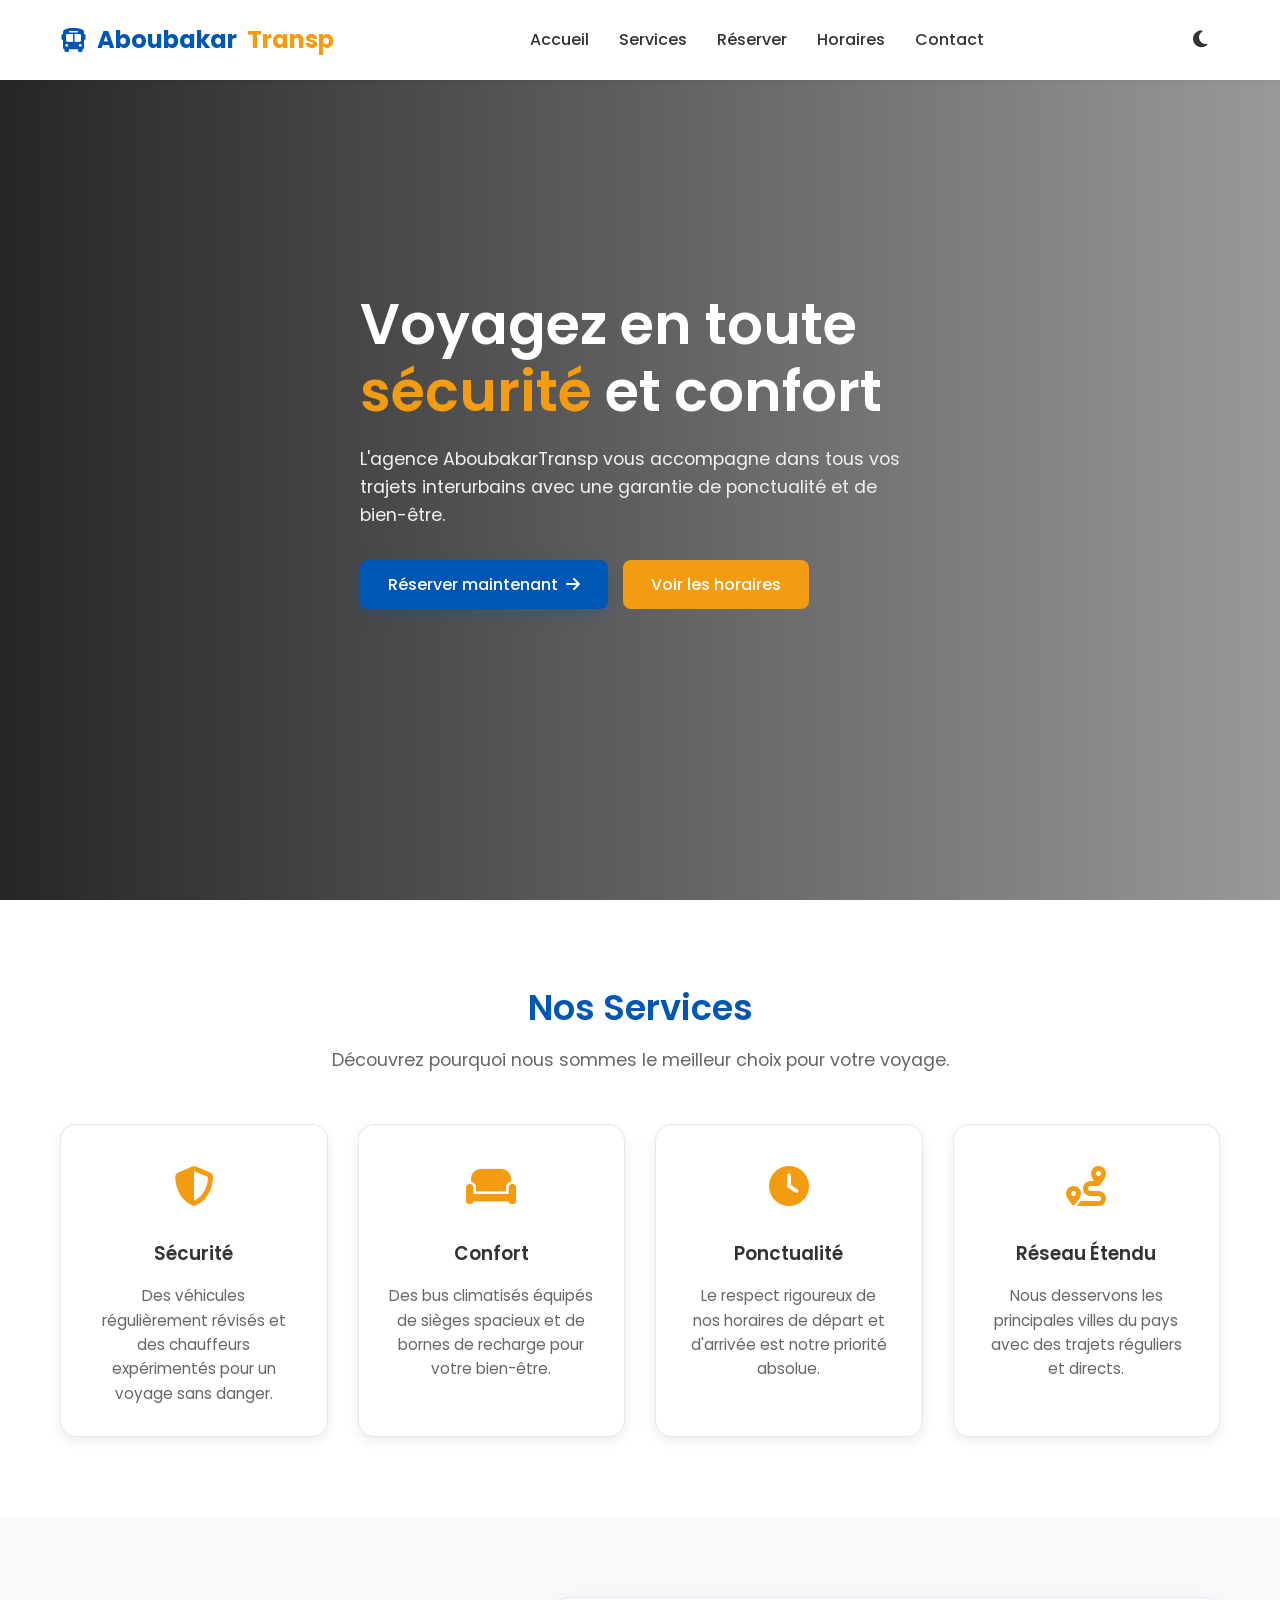
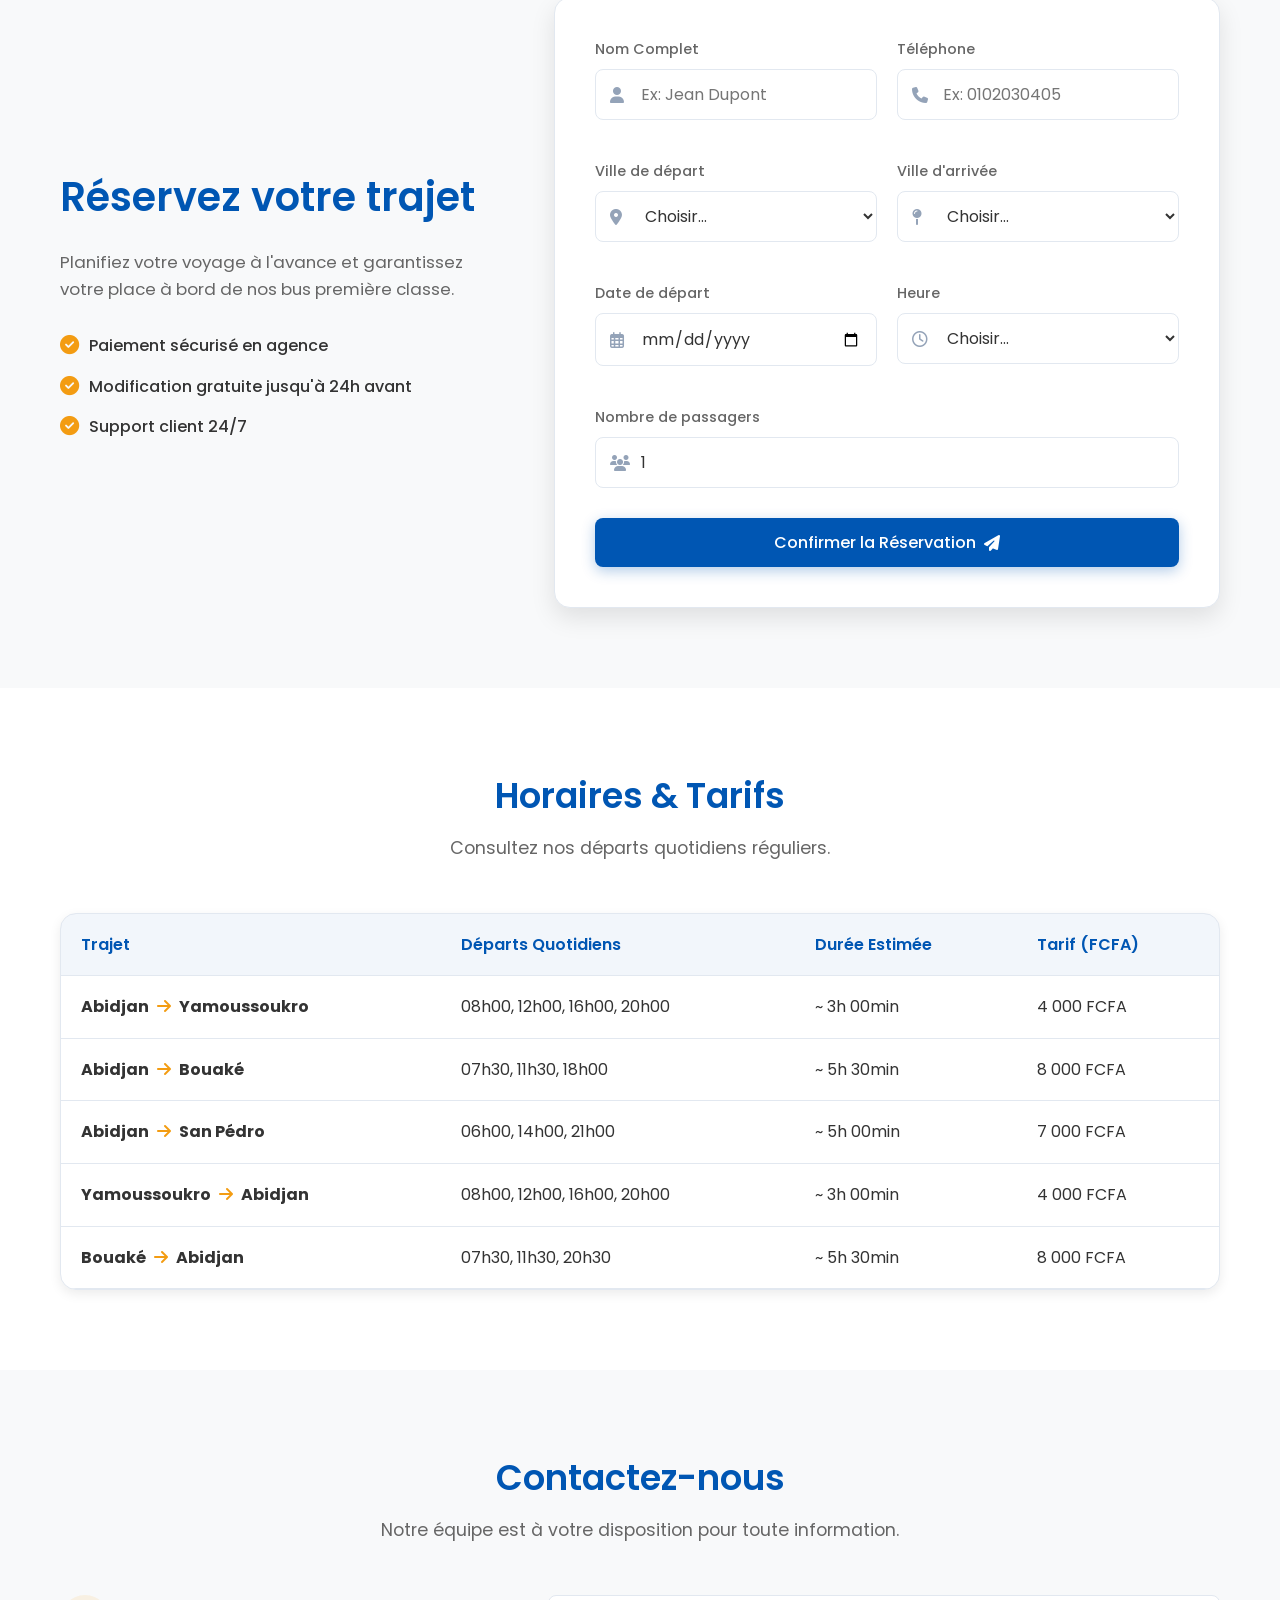
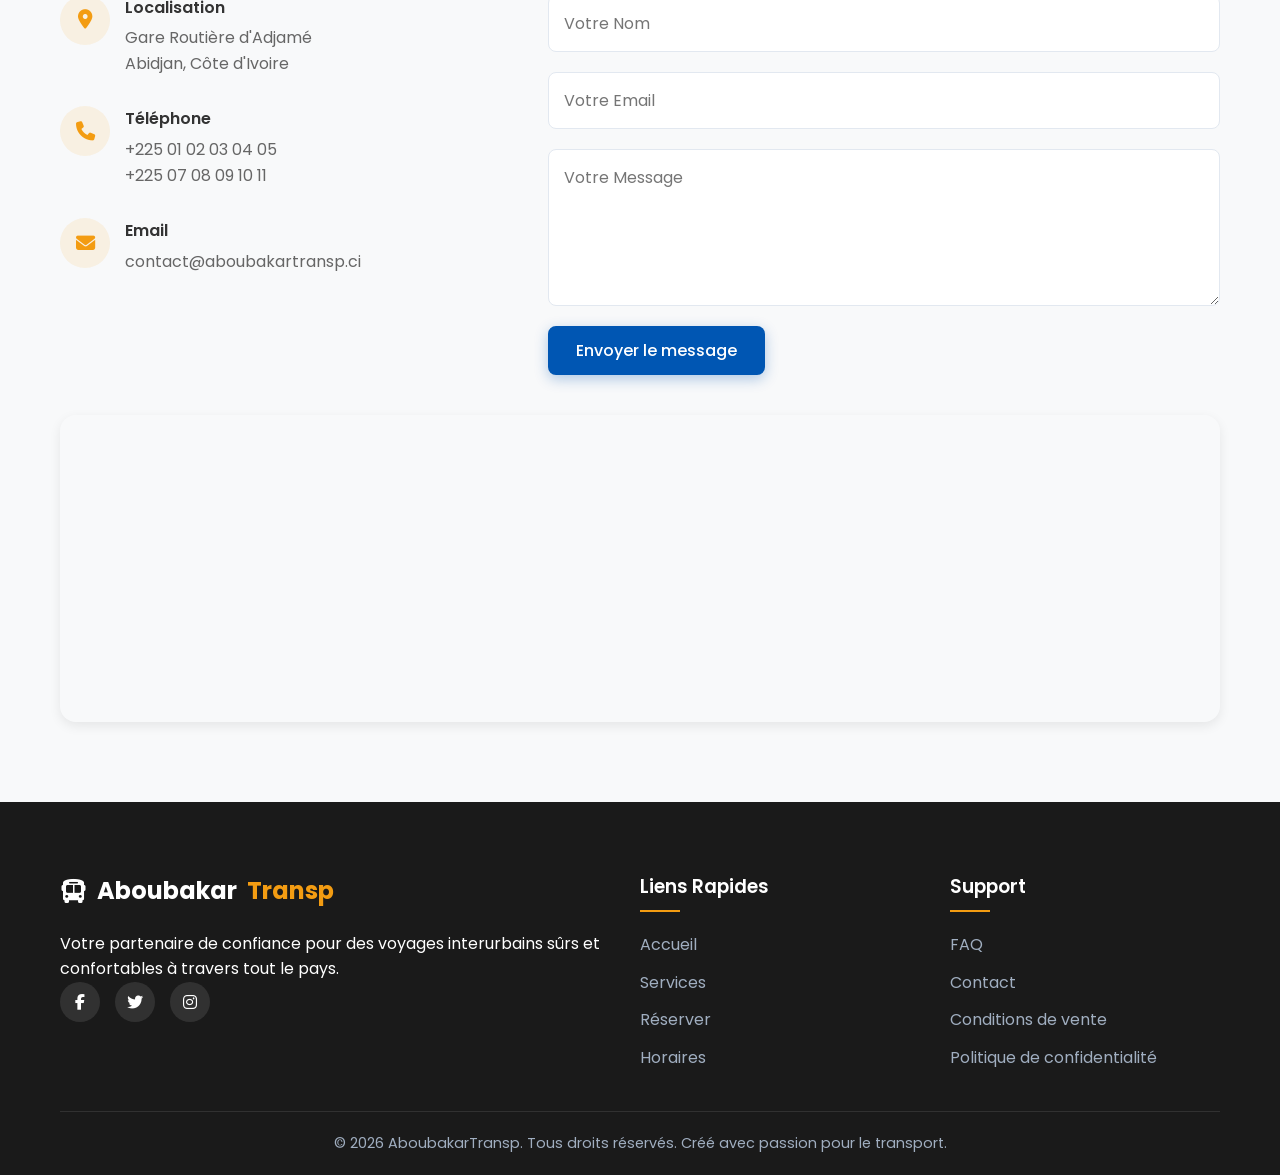
<file: index.html>
<!DOCTYPE html>
<html lang="fr" data-theme="light">
<head>
    <meta charset="UTF-8">
    <meta name="viewport" content="width=device-width, initial-scale=1.0">
    <title>AboubakarTransp - Voyagez en toute sécurité</title>
    <!-- Google Fonts -->
    <link rel="preconnect" href="https://fonts.googleapis.com">
    <link rel="preconnect" href="https://fonts.gstatic.com" crossorigin>
    <link href="https://fonts.googleapis.com/css2?family=Poppins:wght@300;400;500;600;700&display=swap" rel="stylesheet">
    <!-- Font Awesome -->
    <link rel="stylesheet" href="https://cdnjs.cloudflare.com/ajax/libs/font-awesome/6.4.0/css/all.min.css">
    <!-- CSS -->
    <link rel="stylesheet" href="style.css">
</head>
<body>

    <!-- Navbar -->
    <header class="navbar">
        <div class="container nav-container">
            <a href="#" class="logo">
                <i class="fa-solid fa-bus"></i> Aboubakar<span>Transp</span>
            </a>
            
            <nav class="nav-links">
                <a href="#home">Accueil</a>
                <a href="#services">Services</a>
                <a href="#reservation">Réserver</a>
                <a href="#horaires">Horaires</a>
                <a href="#contact">Contact</a>
            </nav>

            <div class="nav-actions">
                <button id="theme-toggle" class="icon-btn" aria-label="Toggle dark mode">
                    <i class="fa-solid fa-moon"></i>
                </button>
                <div class="mobile-menu-btn">
                    <i class="fa-solid fa-bars"></i>
                </div>
            </div>
        </div>
    </header>

    <!-- Hero Section -->
    <section id="home" class="hero">
        <div class="hero-overlay"></div>
        <div class="container hero-content">
            <h1 class="fade-in-up">Voyagez en toute <span class="highlight">sécurité</span> et confort</h1>
            <p class="fade-in-up delay-1">L'agence AboubakarTransp vous accompagne dans tous vos trajets interurbains avec une garantie de ponctualité et de bien-être.</p>
            <div class="hero-buttons fade-in-up delay-2">
                <a href="#reservation" class="btn btn-primary">Réserver maintenant <i class="fa-solid fa-arrow-right"></i></a>
                <a href="#horaires" class="btn btn-secondary">Voir les horaires</a>
            </div>
        </div>
    </section>

    <!-- Services Section -->
    <section id="services" class="section">
        <div class="container">
            <div class="section-header reveal">
                <h2>Nos Services</h2>
                <p>Découvrez pourquoi nous sommes le meilleur choix pour votre voyage.</p>
            </div>
            
            <div class="services-grid">
                <div class="service-card reveal delay-1">
                    <div class="service-icon"><i class="fa-solid fa-shield-halved"></i></div>
                    <h3>Sécurité</h3>
                    <p>Des véhicules régulièrement révisés et des chauffeurs expérimentés pour un voyage sans danger.</p>
                </div>
                <div class="service-card reveal delay-2">
                    <div class="service-icon"><i class="fa-solid fa-couch"></i></div>
                    <h3>Confort</h3>
                    <p>Des bus climatisés équipés de sièges spacieux et de bornes de recharge pour votre bien-être.</p>
                </div>
                <div class="service-card reveal delay-3">
                    <div class="service-icon"><i class="fa-solid fa-clock"></i></div>
                    <h3>Ponctualité</h3>
                    <p>Le respect rigoureux de nos horaires de départ et d'arrivée est notre priorité absolue.</p>
                </div>
                <div class="service-card reveal delay-4">
                    <div class="service-icon"><i class="fa-solid fa-route"></i></div>
                    <h3>Réseau Étendu</h3>
                    <p>Nous desservons les principales villes du pays avec des trajets réguliers et directs.</p>
                </div>
            </div>
        </div>
    </section>

    <!-- Reservation Section -->
    <section id="reservation" class="section bg-light">
        <div class="container">
            <div class="reservation-wrapper reveal">
                <div class="reservation-info">
                    <h2>Réservez votre trajet</h2>
                    <p>Planifiez votre voyage à l'avance et garantissez votre place à bord de nos bus première classe.</p>
                    <ul class="features-list">
                        <li><i class="fa-solid fa-check-circle"></i> Paiement sécurisé en agence</li>
                        <li><i class="fa-solid fa-check-circle"></i> Modification gratuite jusqu'à 24h avant</li>
                        <li><i class="fa-solid fa-check-circle"></i> Support client 24/7</li>
                    </ul>
                </div>

                <div class="reservation-form-container">
                    <form id="booking-form" class="booking-form">
                        <div class="form-row">
                            <div class="form-group">
                                <label for="fullname">Nom Complet</label>
                                <div class="input-with-icon">
                                    <i class="fa-solid fa-user"></i>
                                    <input type="text" id="fullname" placeholder="Ex: Jean Dupont" required>
                                </div>
                            </div>
                            <div class="form-group">
                                <label for="phone">Téléphone</label>
                                <div class="input-with-icon">
                                    <i class="fa-solid fa-phone"></i>
                                    <input type="tel" id="phone" placeholder="Ex: 0102030405" required>
                                </div>
                            </div>
                        </div>

                        <div class="form-row">
                            <div class="form-group">
                                <label for="departure">Ville de départ</label>
                                <div class="input-with-icon">
                                    <i class="fa-solid fa-location-dot"></i>
                                    <select id="departure" required>
                                        <option value="" disabled selected>Choisir...</option>
                                        <option value="Abidjan">Abidjan</option>
                                        <option value="Yamoussoukro">Yamoussoukro</option>
                                        <option value="Bouaké">Bouaké</option>
                                        <option value="San Pédro">San Pédro</option>
                                        <option value="Korhogo">Korhogo</option>
                                    </select>
                                </div>
                            </div>
                            <div class="form-group">
                                <label for="destination">Ville d'arrivée</label>
                                <div class="input-with-icon">
                                    <i class="fa-solid fa-map-pin"></i>
                                    <select id="destination" required>
                                        <option value="" disabled selected>Choisir...</option>
                                        <option value="Abidjan">Abidjan</option>
                                        <option value="Yamoussoukro">Yamoussoukro</option>
                                        <option value="Bouaké">Bouaké</option>
                                        <option value="San Pédro">San Pédro</option>
                                        <option value="Korhogo">Korhogo</option>
                                    </select>
                                </div>
                            </div>
                        </div>

                        <div class="form-row">
                            <div class="form-group">
                                <label for="date">Date de départ</label>
                                <div class="input-with-icon">
                                    <i class="fa-regular fa-calendar-days"></i>
                                    <input type="date" id="date" required>
                                </div>
                            </div>
                            <div class="form-group">
                                <label for="time">Heure</label>
                                <div class="input-with-icon">
                                    <i class="fa-regular fa-clock"></i>
                                    <select id="time" required>
                                        <option value="" disabled selected>Choisir...</option>
                                        <option value="08:00">08:00 (Matin)</option>
                                        <option value="12:00">12:00 (Midi)</option>
                                        <option value="16:00">16:00 (Après-midi)</option>
                                        <option value="20:00">20:00 (Soir)</option>
                                    </select>
                                </div>
                            </div>
                        </div>

                        <div class="form-group full-width">
                            <label for="passengers">Nombre de passagers</label>
                            <div class="input-with-icon">
                                <i class="fa-solid fa-users"></i>
                                <input type="number" id="passengers" min="1" max="10" value="1" required>
                            </div>
                        </div>

                        <button type="submit" class="btn btn-primary btn-block" id="submit-booking">
                            Confirmer la Réservation <i class="fa-solid fa-paper-plane"></i>
                        </button>
                    </form>
                </div>
            </div>
        </div>
    </section>

    <!-- Schedules Section -->
    <section id="horaires" class="section">
        <div class="container">
            <div class="section-header reveal">
                <h2>Horaires & Tarifs</h2>
                <p>Consultez nos départs quotidiens réguliers.</p>
            </div>

            <div class="schedules-table-container reveal delay-1">
                <table class="schedules-table">
                    <thead>
                        <tr>
                            <th>Trajet</th>
                            <th>Départs Quotidiens</th>
                            <th>Durée Estimée</th>
                            <th>Tarif (FCFA)</th>
                        </tr>
                    </thead>
                    <tbody>
                        <tr>
                            <td data-label="Trajet"><strong>Abidjan <i class="fa-solid fa-arrow-right"></i> Yamoussoukro</strong></td>
                            <td data-label="Départs">08h00, 12h00, 16h00, 20h00</td>
                            <td data-label="Durée">~ 3h 00min</td>
                            <td data-label="Tarif">4 000 FCFA</td>
                        </tr>
                        <tr>
                            <td data-label="Trajet"><strong>Abidjan <i class="fa-solid fa-arrow-right"></i> Bouaké</strong></td>
                            <td data-label="Départs">07h30, 11h30, 18h00</td>
                            <td data-label="Durée">~ 5h 30min</td>
                            <td data-label="Tarif">8 000 FCFA</td>
                        </tr>
                        <tr>
                            <td data-label="Trajet"><strong>Abidjan <i class="fa-solid fa-arrow-right"></i> San Pédro</strong></td>
                            <td data-label="Départs">06h00, 14h00, 21h00</td>
                            <td data-label="Durée">~ 5h 00min</td>
                            <td data-label="Tarif">7 000 FCFA</td>
                        </tr>
                        <tr>
                            <td data-label="Trajet"><strong>Yamoussoukro <i class="fa-solid fa-arrow-right"></i> Abidjan</strong></td>
                            <td data-label="Départs">08h00, 12h00, 16h00, 20h00</td>
                            <td data-label="Durée">~ 3h 00min</td>
                            <td data-label="Tarif">4 000 FCFA</td>
                        </tr>
                        <tr>
                            <td data-label="Trajet"><strong>Bouaké <i class="fa-solid fa-arrow-right"></i> Abidjan</strong></td>
                            <td data-label="Départs">07h30, 11h30, 20h30</td>
                            <td data-label="Durée">~ 5h 30min</td>
                            <td data-label="Tarif">8 000 FCFA</td>
                        </tr>
                    </tbody>
                </table>
            </div>
        </div>
    </section>

    <!-- Contact Section -->
    <section id="contact" class="section bg-light">
        <div class="container">
            <div class="section-header reveal">
                <h2>Contactez-nous</h2>
                <p>Notre équipe est à votre disposition pour toute information.</p>
            </div>

            <div class="contact-grid reveal delay-1">
                <div class="contact-info">
                    <div class="info-item">
                        <div class="info-icon"><i class="fa-solid fa-location-dot"></i></div>
                        <div>
                            <h4>Localisation</h4>
                            <p>Gare Routière d'Adjamé<br>Abidjan, Côte d'Ivoire</p>
                        </div>
                    </div>
                    <div class="info-item">
                        <div class="info-icon"><i class="fa-solid fa-phone"></i></div>
                        <div>
                            <h4>Téléphone</h4>
                            <p>+225 01 02 03 04 05</p>
                            <p>+225 07 08 09 10 11</p>
                        </div>
                    </div>
                    <div class="info-item">
                        <div class="info-icon"><i class="fa-solid fa-envelope"></i></div>
                        <div>
                            <h4>Email</h4>
                            <p>contact@aboubakartransp.ci</p>
                        </div>
                    </div>
                </div>

                <div class="contact-form-container">
                    <form id="contact-form">
                        <div class="form-group">
                            <input type="text" placeholder="Votre Nom" required>
                        </div>
                        <div class="form-group">
                            <input type="email" placeholder="Votre Email" required>
                        </div>
                        <div class="form-group">
                            <textarea rows="5" placeholder="Votre Message" required></textarea>
                        </div>
                        <button type="submit" class="btn btn-primary">Envoyer le message</button>
                    </form>
                </div>
            </div>

            <div class="map-container reveal delay-2">
                <iframe src="https://www.google.com/maps/embed?pb=!1m18!1m12!1m3!1m3!1d3972.4849187313837!2d-4.02047!3d5.34226!2m3!1f0!2f0!3f0!3m2!1i1024!2i768!4f13.1!3m3!1m2!1s0x0%3A0x0!2zNcKwMjAnMzIuMSJOIDTCsDAxJzEzLjciVw!5e0!3m2!1sfr!2sci!4v1620000000000!5m2!1sfr!2sci" width="100%" height="300" style="border:0;" allowfullscreen="" loading="lazy"></iframe>
            </div>
        </div>
    </section>

    <!-- Footer -->
    <footer class="footer">
        <div class="container">
            <div class="footer-grid">
                <div class="footer-col">
                    <a href="#" class="logo footer-logo">
                        <i class="fa-solid fa-bus"></i> Aboubakar<span>Transp</span>
                    </a>
                    <p>Votre partenaire de confiance pour des voyages interurbains sûrs et confortables à travers tout le pays.</p>
                    <div class="social-links">
                        <a href="#"><i class="fa-brands fa-facebook-f"></i></a>
                        <a href="#"><i class="fa-brands fa-twitter"></i></a>
                        <a href="#"><i class="fa-brands fa-instagram"></i></a>
                    </div>
                </div>
                <div class="footer-col">
                    <h3>Liens Rapides</h3>
                    <ul>
                        <li><a href="#home">Accueil</a></li>
                        <li><a href="#services">Services</a></li>
                        <li><a href="#reservation">Réserver</a></li>
                        <li><a href="#horaires">Horaires</a></li>
                    </ul>
                </div>
                <div class="footer-col">
                    <h3>Support</h3>
                    <ul>
                        <li><a href="#">FAQ</a></li>
                        <li><a href="#contact">Contact</a></li>
                        <li><a href="#">Conditions de vente</a></li>
                        <li><a href="#">Politique de confidentialité</a></li>
                    </ul>
                </div>
            </div>
            <div class="footer-bottom">
                <p>&copy; 2026 AboubakarTransp. Tous droits réservés. Créé avec passion pour le transport.</p>
            </div>
        </div>
    </footer>



    <!-- Toast Notification Container -->
    <div id="toast-container"></div>

    <!-- Scripts -->
    <script src="script.js"></script>
</body>
</html>
</file>
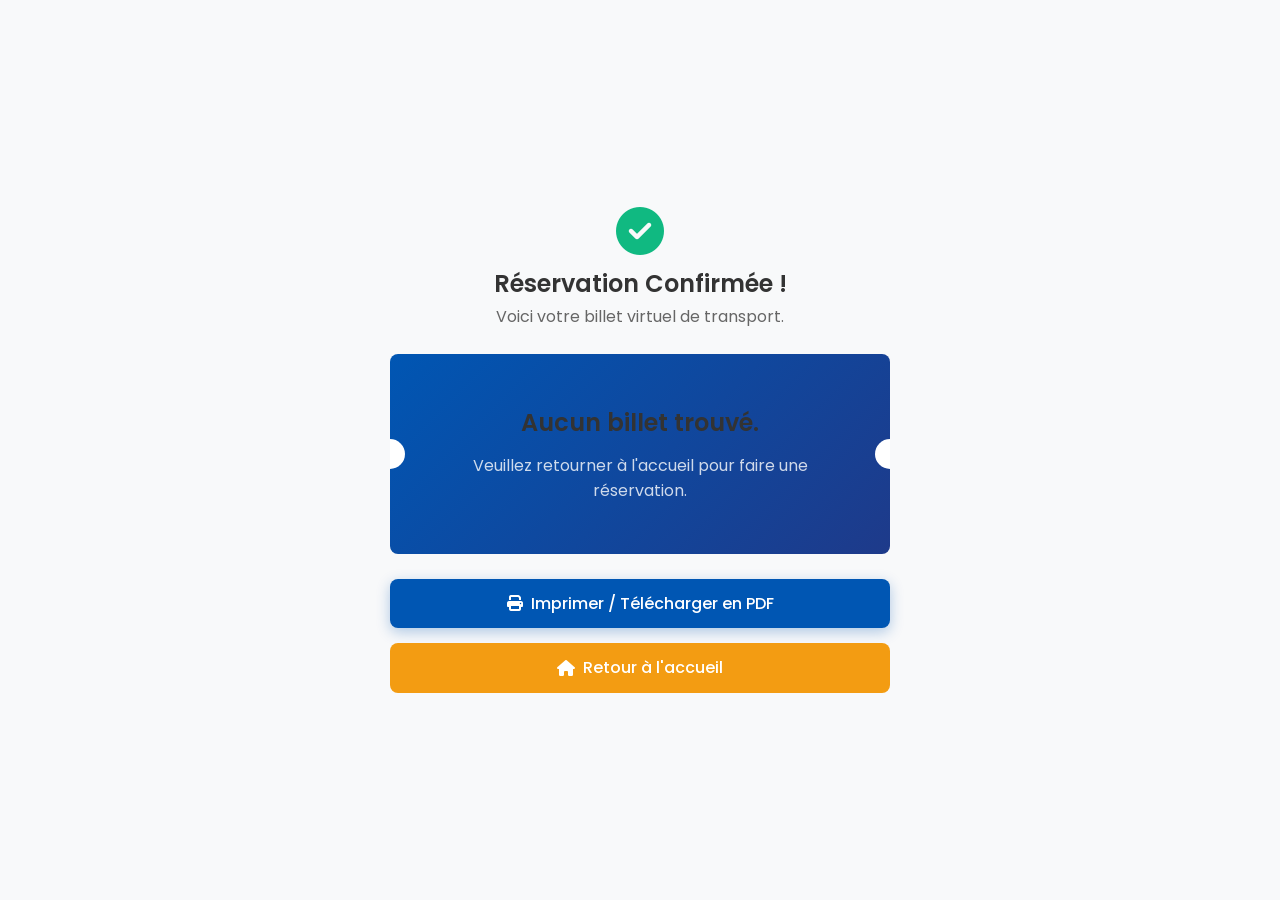
<file: ticket.html>
<!DOCTYPE html>
<html lang="fr" data-theme="light">
<head>
    <meta charset="UTF-8">
    <meta name="viewport" content="width=device-width, initial-scale=1.0">
    <title>Votre Billet - AboubakarTransp</title>
    <!-- Google Fonts -->
    <link rel="preconnect" href="https://fonts.googleapis.com">
    <link rel="preconnect" href="https://fonts.gstatic.com" crossorigin>
    <link href="https://fonts.googleapis.com/css2?family=Poppins:wght@300;400;500;600;700&display=swap" rel="stylesheet">
    <!-- Font Awesome -->
    <link rel="stylesheet" href="https://cdnjs.cloudflare.com/ajax/libs/font-awesome/6.4.0/css/all.min.css">
    <!-- CSS -->
    <link rel="stylesheet" href="style.css">
    <style>
        body {
            display: flex;
            align-items: center;
            justify-content: center;
            min-height: 100vh;
            background-color: var(--bg-light);
            padding: 20px;
        }
        .ticket-page-container {
            max-width: 500px;
            width: 100%;
            animation: slideDown 0.4s forwards;
        }
        @keyframes slideDown {
            from { transform: translateY(-30px); opacity: 0; }
            to { transform: translateY(0); opacity: 1; }
        }
        .ticket-actions {
            margin-top: 25px;
            display: flex;
            flex-direction: column;
            gap: 15px;
        }
        .ticket-actions-row {
            display: flex;
            justify-content: space-between;
            gap: 15px;
        }
        .ticket-actions-row .btn {
            flex: 1;
        }
        .success-header {
            text-align: center;
            margin-bottom: 25px;
        }
        .success-header i {
            font-size: 3rem;
            color: #10b981;
            margin-bottom: 10px;
        }
        .success-header h2 {
            font-size: 1.5rem;
            color: var(--text-main);
        }
        .success-header p {
            color: var(--text-muted);
        }

        /* Print styles */
        @media print {
            body { background-color: white; padding: 0; align-items: flex-start; }
            .ticket-page-container { margin: 20px auto; box-shadow: none; }
            .ticket-actions, .success-header { display: none !important; }
            .ticket-card { box-shadow: none !important; }
        }
    </style>
</head>
<body>

    <div class="ticket-page-container">
        <div class="success-header">
            <i class="fa-solid fa-circle-check"></i>
            <h2>Réservation Confirmée !</h2>
            <p>Voici votre billet virtuel de transport.</p>
        </div>

        <div id="ticket-output">
            <!-- Ticket content injected via JS -->
            <div style="text-align: center; padding: 40px; color: var(--text-muted);">
                <i class="fa-solid fa-spinner fa-spin fa-2x"></i>
                <p style="margin-top: 15px;">Chargement de votre billet...</p>
            </div>
        </div>

        <div class="ticket-actions">
            <button class="btn btn-primary btn-block" onclick="window.print()">
                <i class="fa-solid fa-print"></i> Imprimer / Télécharger en PDF
            </button>
            <a href="index.html" class="btn btn-secondary btn-block" style="text-align: center;">
                <i class="fa-solid fa-home"></i> Retour à l'accueil
            </a>
        </div>
    </div>

    <script>
        document.addEventListener('DOMContentLoaded', () => {
            // Theme initialization
            const htmlElement = document.documentElement;
            const savedTheme = localStorage.getItem('aboubakartransp_theme');
            if (savedTheme) {
                htmlElement.setAttribute('data-theme', savedTheme);
            } else if (window.matchMedia && window.matchMedia('(prefers-color-scheme: dark)').matches) {
                htmlElement.setAttribute('data-theme', 'dark');
            }

            const ticketOutput = document.getElementById('ticket-output');
            const currentTicketId = localStorage.getItem('aboubakartransp_current_ticket');
            const bookings = JSON.parse(localStorage.getItem('aboubakartransp_bookings')) || [];
            
            if (!currentTicketId) {
                ticketOutput.innerHTML = `
                    <div class="ticket-card" style="text-align:center; padding: 50px;">
                        <h2>Aucun billet trouvé.</h2>
                        <p style="margin-top:10px; opacity:0.8;">Veuillez retourner à l'accueil pour faire une réservation.</p>
                    </div>`;
                return;
            }

            const ticketData = bookings.find(b => b.id === currentTicketId);
            
            if (!ticketData) {
                ticketOutput.innerHTML = `
                    <div class="ticket-card" style="text-align:center; padding: 50px;">
                        <h2>Billet introuvable.</h2>
                        <p style="margin-top:10px; opacity:0.8;">Les données de réservation sont introuvables.</p>
                    </div>`;
                return;
            }
            
            const dateObj = new Date(ticketData.date);
            const formattedDate = dateObj.toLocaleDateString('fr-FR', { weekday: 'short', year: 'numeric', month: 'short', day: 'numeric' });

            // Using the existing CSS variables from style.css for ticket-card
            ticketOutput.innerHTML = `
                <div class="ticket-card" style="margin:0; box-shadow: 0 10px 25px rgba(0,0,0,0.15);">
                    <div class="ticket-header">
                        <div class="ticket-logo"><i class="fa-solid fa-bus"></i> AboubakarTransp</div>
                        <div class="ticket-id">Billet #${ticketData.id}</div>
                    </div>
                    <div class="ticket-route">
                        <div class="route-point">${ticketData.departure}</div>
                        <i class="fa-solid fa-arrow-right-long"></i>
                        <div class="route-point">${ticketData.destination}</div>
                    </div>
                    <div class="ticket-body">
                        <div class="ticket-field">
                            <span class="ticket-label">Passager</span>
                            <span class="ticket-value">${ticketData.fullname}</span>
                        </div>
                        <div class="ticket-field">
                            <span class="ticket-label">Date & Heure</span>
                            <span class="ticket-value" style="text-transform: capitalize;">${formattedDate} - ${ticketData.time}</span>
                        </div>
                        <div class="ticket-field">
                            <span class="ticket-label">Passagers</span>
                            <span class="ticket-value">${ticketData.passengers} x Billet(s)</span>
                        </div>
                        <div class="ticket-field">
                            <span class="ticket-label">Contact</span>
                            <span class="ticket-value">${ticketData.phone}</span>
                        </div>
                    </div>
                    <div style="margin-top: 25px; padding-top: 20px; border-top: 1px dashed rgba(255,255,255,0.4); text-align: center;">
                        <img src="https://api.qrserver.com/v1/create-qr-code/?size=120x120&data=Ticket:${ticketData.id}|Nom:${ticketData.fullname}" alt="QR Code" style="border-radius: 8px; background: white; padding: 5px;">
                        <div style="font-size: 0.8rem; margin-top: 8px; opacity: 0.9;">Veuillez présenter ce code QR lors de l'embarquement</div>
                    </div>
                </div>
            `;

            // Optionally clean up localStorage so pressing back doesn't keep showing the success state?
            // Usually, leaving it is fine so they can refresh the page and still see it.
        });
    </script>
</body>
</html>
</file>
<file: style.css>
/* =========================================
   CSS VARIABLES (THEMING)
========================================= */
:root {
    --primary-color: #0056b3;
    --primary-color-hover: #004494;
    --secondary-color: #f39c12;
    --secondary-color-hover: #e67e22;
    
    --text-main: #333333;
    --text-muted: #666666;
    
    --bg-main: #ffffff;
    --bg-light: #f8f9fa;
    --bg-card: #ffffff;
    
    --border-color: #e2e8f0;
    --shadow-sm: 0 2px 4px rgba(0,0,0,0.05);
    --shadow-md: 0 4px 12px rgba(0,0,0,0.08);
    --shadow-lg: 0 10px 25px rgba(0,0,0,0.1);
    
    --border-radius: 8px;
    --border-radius-lg: 16px;
    
    /* Transitions */
    --transition-fast: 0.2s ease;
    --transition-normal: 0.3s ease;
    --transition-slow: 0.5s ease;
}

/* Dark Mode Variables */
[data-theme="dark"] {
    --primary-color: #3b82f6;
    --primary-color-hover: #60a5fa;
    
    --text-main: #f8fafc;
    --text-muted: #cbd5e1;
    
    --bg-main: #0f172a;
    --bg-light: #1e293b;
    --bg-card: #2dd4bf15; /* Subdued card bg */
    --bg-card: #1e293b;
    
    --border-color: #334155;
    --shadow-sm: 0 2px 4px rgba(0,0,0,0.2);
    --shadow-md: 0 4px 12px rgba(0,0,0,0.3);
    --shadow-lg: 0 10px 25px rgba(0,0,0,0.4);
}

/* =========================================
   RESET & GLOBAL TYPOGRAPHY
========================================= */
* {
    margin: 0;
    padding: 0;
    box-sizing: border-box;
    font-family: 'Poppins', sans-serif;
}

html {
    scroll-behavior: smooth;
    scroll-padding-top: 80px; /* offset for navbar */
}

body {
    background-color: var(--bg-main);
    color: var(--text-main);
    line-height: 1.6;
    transition: background-color var(--transition-normal), color var(--transition-normal);
}

.container {
    max-width: 1200px;
    margin: 0 auto;
    padding: 0 20px;
}

h1, h2, h3, h4, h5, h6 {
    color: var(--text-main);
    font-weight: 600;
}

a {
    text-decoration: none;
    color: inherit;
}

ul {
    list-style: none;
}

.section {
    padding: 80px 0;
}

.bg-light {
    background-color: var(--bg-light);
}

/* =========================================
   BUTTONS
========================================= */
.btn {
    display: inline-flex;
    align-items: center;
    justify-content: center;
    gap: 8px;
    padding: 12px 28px;
    border-radius: var(--border-radius);
    font-weight: 500;
    font-size: 1rem;
    cursor: pointer;
    border: none;
    transition: all var(--transition-fast);
}

.btn-primary {
    background-color: var(--primary-color);
    color: white;
    box-shadow: 0 4px 14px rgba(0, 86, 179, 0.3);
}

.btn-primary:hover {
    background-color: var(--primary-color-hover);
    transform: translateY(-2px);
    box-shadow: 0 6px 20px rgba(0, 86, 179, 0.4);
    color: white; /* preserve force in dark mode */
}

.btn-secondary {
    background-color: var(--secondary-color);
    color: white;
}

.btn-secondary:hover {
    background-color: var(--secondary-color-hover);
    transform: translateY(-2px);
}

.btn-block {
    width: 100%;
}

.icon-btn {
    background: transparent;
    border: none;
    font-size: 1.2rem;
    color: var(--text-main);
    cursor: pointer;
    width: 40px;
    height: 40px;
    border-radius: 50%;
    display: flex;
    align-items: center;
    justify-content: center;
    transition: background var(--transition-fast);
}

.icon-btn:hover {
    background-color: var(--bg-light);
}

/* =========================================
   NAVBAR
========================================= */
.navbar {
    position: fixed;
    top: 0;
    left: 0;
    width: 100%;
    height: 80px;
    background-color: var(--bg-main);
    box-shadow: var(--shadow-sm);
    z-index: 1000;
    transition: background-color var(--transition-normal);
}

.nav-container {
    display: flex;
    justify-content: space-between;
    align-items: center;
    height: 100%;
}

.logo {
    font-size: 1.5rem;
    font-weight: 700;
    color: var(--primary-color);
    display: flex;
    align-items: center;
    gap: 10px;
}

.logo span {
    color: var(--secondary-color);
}

.nav-links {
    display: flex;
    gap: 30px;
}

.nav-links a {
    font-weight: 500;
    position: relative;
    padding: 5px 0;
    color: var(--text-main);
    transition: color var(--transition-fast);
}

.nav-links a::after {
    content: '';
    position: absolute;
    bottom: 0;
    left: 0;
    width: 0;
    height: 2px;
    background-color: var(--secondary-color);
    transition: width var(--transition-normal);
}

.nav-links a:hover {
    color: var(--primary-color);
}

.nav-links a:hover::after {
    width: 100%;
}

.nav-actions {
    display: flex;
    align-items: center;
    gap: 15px;
}

.mobile-menu-btn {
    display: none;
    font-size: 1.5rem;
    cursor: pointer;
    color: var(--text-main);
}

/* =========================================
   HERO SECTION
========================================= */
.hero {
    position: relative;
    height: 100vh;
    min-height: 600px;
    display: flex;
    align-items: center;
    background: url('https://images.unsplash.com/photo-1544620347-c4fd4a3d5957?w=1200&q=80') center/cover no-repeat;
    margin-top: 0; /* Nav becomes overlay initially if fixed, but let's give space or keep fixed */
}

.hero-overlay {
    position: absolute;
    top: 0;
    left: 0;
    width: 100%;
    height: 100%;
    background: linear-gradient(90deg, rgba(0,0,0,0.85) 0%, rgba(0,0,0,0.4) 100%);
}

.hero-content {
    position: relative;
    z-index: 2;
    max-width: 600px;
    color: white;
}

.hero-content h1 {
    font-size: 3.5rem;
    line-height: 1.2;
    margin-bottom: 20px;
    color: white;
}

.hero-content .highlight {
    color: var(--secondary-color);
}

.hero-content p {
    font-size: 1.1rem;
    margin-bottom: 30px;
    opacity: 0.9;
    color: #f1f1f1;
}

.hero-buttons {
    display: flex;
    gap: 15px;
}

/* =========================================
   SERVICES
========================================= */
.section-header {
    text-align: center;
    margin-bottom: 50px;
}

.section-header h2 {
    font-size: 2.2rem;
    margin-bottom: 10px;
    color: var(--primary-color);
}

.section-header p {
    color: var(--text-muted);
    font-size: 1.1rem;
}

.services-grid {
    display: grid;
    grid-template-columns: repeat(auto-fit, minmax(250px, 1fr));
    gap: 30px;
}

.service-card {
    background-color: var(--bg-card);
    padding: 30px;
    border-radius: var(--border-radius-lg);
    box-shadow: var(--shadow-md);
    text-align: center;
    transition: transform var(--transition-normal), box-shadow var(--transition-normal);
    border: 1px solid var(--border-color);
}

.service-card:hover {
    transform: translateY(-10px);
    box-shadow: var(--shadow-lg);
}

.service-icon {
    font-size: 2.5rem;
    color: var(--secondary-color);
    margin-bottom: 20px;
}

.service-card h3 {
    margin-bottom: 15px;
}

.service-card p {
    color: var(--text-muted);
    font-size: 0.95rem;
}

/* =========================================
   RESERVATION FORM
========================================= */
.reservation-wrapper {
    display: grid;
    grid-template-columns: 1fr 1.5fr;
    gap: 50px;
    align-items: center;
}

.reservation-info h2 {
    font-size: 2.5rem;
    margin-bottom: 20px;
    color: var(--primary-color);
}

.reservation-info p {
    color: var(--text-muted);
    margin-bottom: 30px;
    font-size: 1.05rem;
}

.features-list {
    display: flex;
    flex-direction: column;
    gap: 15px;
}

.features-list li {
    display: flex;
    align-items: center;
    gap: 10px;
    color: var(--text-main);
    font-weight: 500;
}

.features-list li i {
    color: var(--secondary-color);
    font-size: 1.2rem;
}

.reservation-form-container {
    background-color: var(--bg-card);
    padding: 40px;
    border-radius: var(--border-radius-lg);
    box-shadow: var(--shadow-lg);
    border: 1px solid var(--border-color);
}

.form-row {
    display: grid;
    grid-template-columns: 1fr 1fr;
    gap: 20px;
    margin-bottom: 20px;
}

.form-group {
    display: flex;
    flex-direction: column;
    gap: 8px;
    margin-bottom: 20px;
}

.form-group.full-width {
    margin-bottom: 30px;
}

.form-group label {
    font-size: 0.9rem;
    font-weight: 500;
    color: var(--text-muted);
}

.input-with-icon {
    position: relative;
    display: flex;
    align-items: center;
}

.input-with-icon i {
    position: absolute;
    left: 15px;
    color: #94a3b8;
}

.input-with-icon input,
.input-with-icon select {
    width: 100%;
    padding: 12px 15px 12px 45px;
    border: 1px solid var(--border-color);
    border-radius: var(--border-radius);
    background-color: var(--bg-main);
    color: var(--text-main);
    font-size: 1rem;
    transition: border-color var(--transition-fast), box-shadow var(--transition-fast);
}

.input-with-icon input:focus,
.input-with-icon select:focus {
    outline: none;
    border-color: var(--primary-color);
    box-shadow: 0 0 0 3px rgba(0, 86, 179, 0.1);
}

/* =========================================
   SCHEDULES
========================================= */
.schedules-table-container {
    overflow-x: auto;
    background-color: var(--bg-card);
    border-radius: var(--border-radius-lg);
    box-shadow: var(--shadow-md);
    border: 1px solid var(--border-color);
}

.schedules-table {
    width: 100%;
    border-collapse: collapse;
    min-width: 700px;
}

.schedules-table th,
.schedules-table td {
    padding: 18px 20px;
    text-align: left;
    border-bottom: 1px solid var(--border-color);
}

.schedules-table th {
    background-color: rgba(0, 86, 179, 0.05);
    color: var(--primary-color);
    font-weight: 600;
}

[data-theme="dark"] .schedules-table th {
    background-color: rgba(59, 130, 246, 0.1);
}

.schedules-table td i {
    color: var(--secondary-color);
    margin: 0 5px;
}

.schedules-table tbody tr {
    transition: background-color var(--transition-fast);
}

.schedules-table tbody tr:hover {
    background-color: var(--bg-light);
}

/* =========================================
   CONTACT
========================================= */
.contact-grid {
    display: grid;
    grid-template-columns: 1fr 1.5fr;
    gap: 40px;
    margin-bottom: 40px;
}

.contact-info {
    display: flex;
    flex-direction: column;
    gap: 30px;
}

.info-item {
    display: flex;
    align-items: flex-start;
    gap: 15px;
}

.info-icon {
    width: 50px;
    height: 50px;
    background-color: rgba(243, 156, 18, 0.1);
    color: var(--secondary-color);
    border-radius: 50%;
    display: flex;
    align-items: center;
    justify-content: center;
    font-size: 1.2rem;
    flex-shrink: 0;
}

.info-item h4 {
    margin-bottom: 5px;
}

.info-item p {
    color: var(--text-muted);
}

.contact-form-container form input,
.contact-form-container form textarea {
    width: 100%;
    padding: 15px;
    border: 1px solid var(--border-color);
    border-radius: var(--border-radius);
    background-color: var(--bg-main);
    color: var(--text-main);
    font-size: 1rem;
    resize: vertical;
    transition: border-color var(--transition-fast);
}

.contact-form-container form input:focus,
.contact-form-container form textarea:focus {
    outline: none;
    border-color: var(--primary-color);
}

.map-container {
    border-radius: var(--border-radius-lg);
    overflow: hidden;
    box-shadow: var(--shadow-md);
}

/* =========================================
   FOOTER
========================================= */
.footer {
    background-color: #1a1a1a;
    color: #ffffff;
    padding: 70px 0 20px;
}

[data-theme="dark"] .footer {
    background-color: #0b1120;
}

.footer-grid {
    display: grid;
    grid-template-columns: 2fr 1fr 1fr;
    gap: 40px;
    margin-bottom: 40px;
}

.footer-logo {
    color: white;
    margin-bottom: 20px;
}

.footer-ol p {
    color: #a0aec0;
    margin-bottom: 20px;
}

.social-links {
    display: flex;
    gap: 15px;
}

.social-links a {
    display: flex;
    align-items: center;
    justify-content: center;
    width: 40px;
    height: 40px;
    background-color: rgba(255,255,255,0.1);
    color: white;
    border-radius: 50%;
    transition: all var(--transition-fast);
}

.social-links a:hover {
    background-color: var(--secondary-color);
    transform: translateY(-3px);
}

.footer-col h3 {
    color: white;
    margin-bottom: 20px;
    position: relative;
    padding-bottom: 10px;
}

.footer-col h3::after {
    content: '';
    position: absolute;
    bottom: 0;
    left: 0;
    width: 40px;
    height: 2px;
    background-color: var(--secondary-color);
}

.footer-col ul {
    display: flex;
    flex-direction: column;
    gap: 12px;
}

.footer-col ul li a {
    color: #a0aec0;
    transition: color var(--transition-fast);
}

.footer-col ul li a:hover {
    color: var(--secondary-color);
}

.footer-bottom {
    text-align: center;
    padding-top: 20px;
    border-top: 1px solid rgba(255,255,255,0.1);
    color: #a0aec0;
    font-size: 0.9rem;
}

/* =========================================
   MODAL (TICKET SIMULATION)
========================================= */
.modal {
    display: none; /* Hidden by default */
    position: fixed;
    z-index: 2000;
    left: 0;
    top: 0;
    width: 100%;
    height: 100%;
    background-color: rgba(0,0,0,0.6);
    backdrop-filter: blur(5px);
    align-items: center;
    justify-content: center;
    opacity: 0;
    transition: opacity var(--transition-normal);
}

.modal.show {
    display: flex;
    animation: fadeIn 0.3s forwards;
}

@keyframes fadeIn {
    from { opacity: 0; }
    to { opacity: 1; }
}

.modal-content {
    background-color: var(--bg-main);
    padding: 30px;
    border-radius: var(--border-radius-lg);
    width: 90%;
    max-width: 500px;
    position: relative;
    box-shadow: var(--shadow-lg);
    border: 1px solid var(--border-color);
    transform: translateY(-20px);
    animation: slideDown 0.3s forwards;
}

@keyframes slideDown {
    from { transform: translateY(-30px); opacity: 0; }
    to { transform: translateY(0); opacity: 1; }
}

.close-btn {
    position: absolute;
    top: 15px;
    right: 20px;
    font-size: 28px;
    font-weight: bold;
    color: var(--text-muted);
    cursor: pointer;
    transition: color var(--transition-fast);
}

.close-btn:hover {
    color: var(--secondary-color);
}

/* Ticket Design */
.ticket-card {
    background: linear-gradient(135deg, var(--primary-color) 0%, #1e3a8a 100%);
    color: white;
    border-radius: var(--border-radius);
    padding: 25px;
    margin-bottom: 20px;
    position: relative;
    overflow: hidden;
}

.ticket-card::before, .ticket-card::after {
    content: '';
    position: absolute;
    top: 50%;
    width: 30px;
    height: 30px;
    background-color: var(--bg-main);
    border-radius: 50%;
    transform: translateY(-50%);
}

.ticket-card::before { left: -15px; }
.ticket-card::after { right: -15px; }

.ticket-header {
    display: flex;
    justify-content: space-between;
    border-bottom: 1px dashed rgba(255,255,255,0.3);
    padding-bottom: 15px;
    margin-bottom: 15px;
    align-items: center;
}

.ticket-logo {
    font-size: 1.2rem;
    font-weight: 700;
}

.ticket-id {
    font-size: 0.85rem;
    opacity: 0.8;
}

.ticket-body {
    display: grid;
    grid-template-columns: 1fr 1fr;
    gap: 15px;
}

.ticket-field {
    display: flex;
    flex-direction: column;
}

.ticket-label {
    font-size: 0.75rem;
    text-transform: uppercase;
    opacity: 0.7;
    margin-bottom: 2px;
}

.ticket-value {
    font-size: 1.1rem;
    font-weight: 600;
}

.ticket-route {
    grid-column: span 2;
    display: flex;
    align-items: center;
    justify-content: space-between;
    background: rgba(0,0,0,0.2);
    padding: 10px;
    border-radius: var(--border-radius);
    margin: 10px 0;
}

.route-point {
    font-weight: 600;
    font-size: 1.2rem;
}

.modal-actions {
    display: flex;
    justify-content: flex-end;
    gap: 10px;
    margin-top: 20px;
}

/* =========================================
   TOAST NOTIFICATION
========================================= */
#toast-container {
    position: fixed;
    bottom: 20px;
    right: 20px;
    z-index: 3000;
    display: flex;
    flex-direction: column;
    gap: 10px;
}

.toast {
    background-color: #10b981;
    color: white;
    padding: 15px 25px;
    border-radius: var(--border-radius);
    box-shadow: var(--shadow-md);
    display: flex;
    align-items: center;
    gap: 10px;
    transform: translateX(120%);
    animation: slideInRight 0.4s forwards;
}

.toast.error { background-color: #ef4444; }

@keyframes slideInRight {
    to { transform: translateX(0); }
}

.toast.fade-out {
    animation: fadeOutRight 0.4s forwards;
}

@keyframes fadeOutRight {
    to { transform: translateX(120%); }
}


/* =========================================
   ANIMATIONS & UTILITIES
========================================= */
.reveal {
    opacity: 0;
    transform: translateY(30px);
    transition: all 0.8s ease-out;
}

.reveal.active {
    opacity: 1;
    transform: translateY(0);
}

.fade-in-up {
    animation: fadeInUp 0.8s ease-out forwards;
    opacity: 0;
}

@keyframes fadeInUp {
    from { opacity: 0; transform: translateY(20px); }
    to { opacity: 1; transform: translateY(0); }
}

.delay-1 { animation-delay: 0.2s; transition-delay: 0.2s; }
.delay-2 { animation-delay: 0.4s; transition-delay: 0.4s; }
.delay-3 { animation-delay: 0.6s; transition-delay: 0.6s; }
.delay-4 { animation-delay: 0.8s; transition-delay: 0.8s; }

/* =========================================
   RESPONSIVE DESIGN
========================================= */
@media screen and (max-width: 1024px) {
    .reservation-wrapper {
        grid-template-columns: 1fr;
    }
}

@media screen and (max-width: 768px) {
    .hero-content h1 {
        font-size: 2.5rem;
    }
    
    .nav-links {
        position: fixed;
        right: -100%;
        top: 80px;
        flex-direction: column;
        background-color: var(--bg-main);
        width: 100%;
        height: calc(100vh - 80px);
        text-align: center;
        transition: 0.3s;
        box-shadow: 0 10px 15px rgba(0,0,0,0.1);
        padding-top: 40px;
        gap: 20px;
    }

    .nav-links.active {
        right: 0;
    }

    .nav-links a {
        font-size: 1.2rem;
        display: block;
        padding: 10px;
    }

    .mobile-menu-btn {
        display: block;
    }

    .form-row, .contact-grid {
        grid-template-columns: 1fr;
    }
    
    .footer-grid {
        grid-template-columns: 1fr;
        text-align: center;
    }

    .social-links {
        justify-content: center;
    }
    
    .footer-col h3::after {
        left: 50%;
        transform: translateX(-50%);
    }
}

/* horaires : sur téléphone, chaque trajet devient une carte au lieu d'un tableau à faire défiler */
@media screen and (max-width: 640px) {
    .schedules-table-container {
        overflow: visible;
        background: none;
        box-shadow: none;
        border: none;
    }

    .schedules-table {
        min-width: 0;
    }

    .schedules-table thead {
        display: none;
    }

    .schedules-table,
    .schedules-table tbody,
    .schedules-table tr,
    .schedules-table td {
        display: block;
        width: 100%;
    }

    .schedules-table tr {
        margin-bottom: 14px;
        padding: 6px 0;
        background-color: var(--bg-card);
        border: 1px solid var(--border-color);
        border-radius: var(--border-radius-lg);
        box-shadow: var(--shadow-md);
    }

    .schedules-table td {
        display: flex;
        justify-content: space-between;
        gap: 16px;
        padding: 10px 18px;
        border-bottom: none;
        text-align: right;
    }

    .schedules-table td::before {
        content: attr(data-label);
        color: var(--text-muted, inherit);
        opacity: 0.7;
        font-size: 0.85rem;
        text-align: left;
        flex-shrink: 0;
    }

    .schedules-table td:first-child {
        border-bottom: 1px solid var(--border-color);
        padding-bottom: 12px;
        margin-bottom: 4px;
    }

    .schedules-table td:first-child::before {
        display: none;
    }
}
</file>
